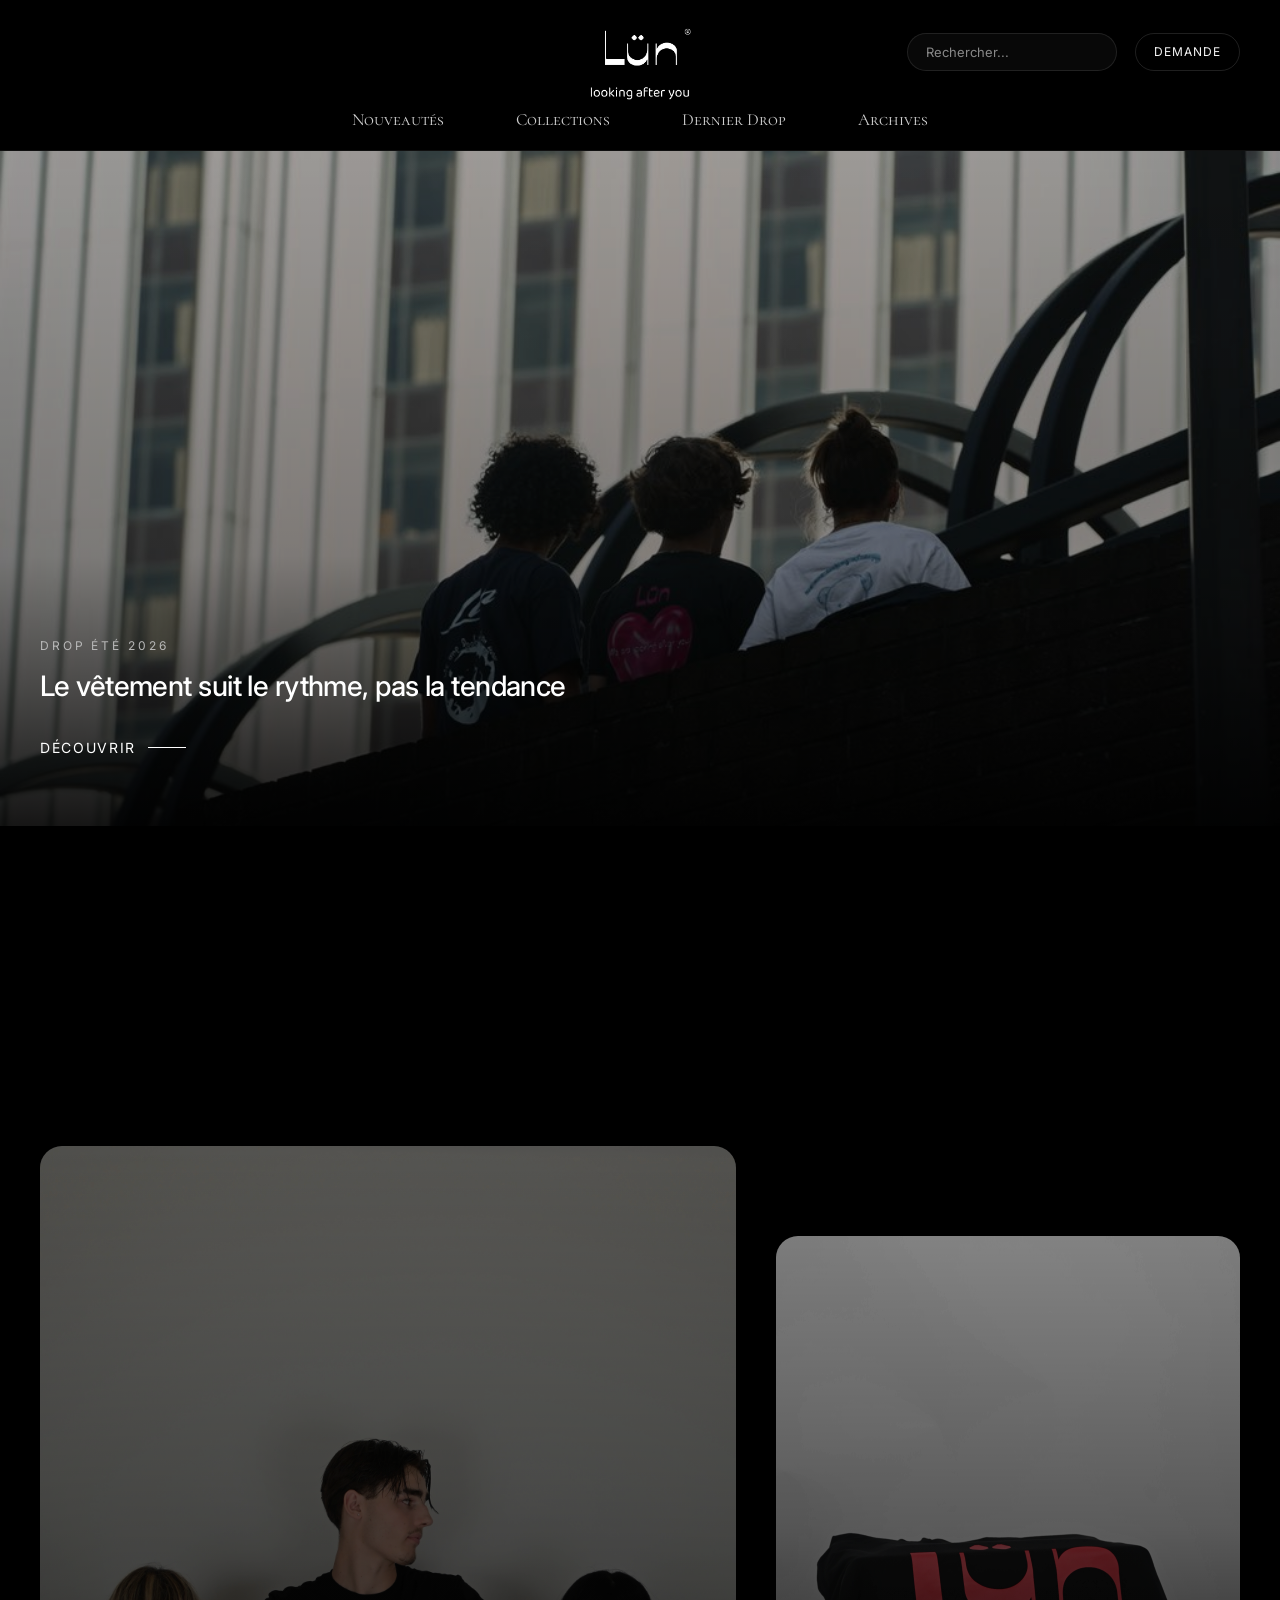
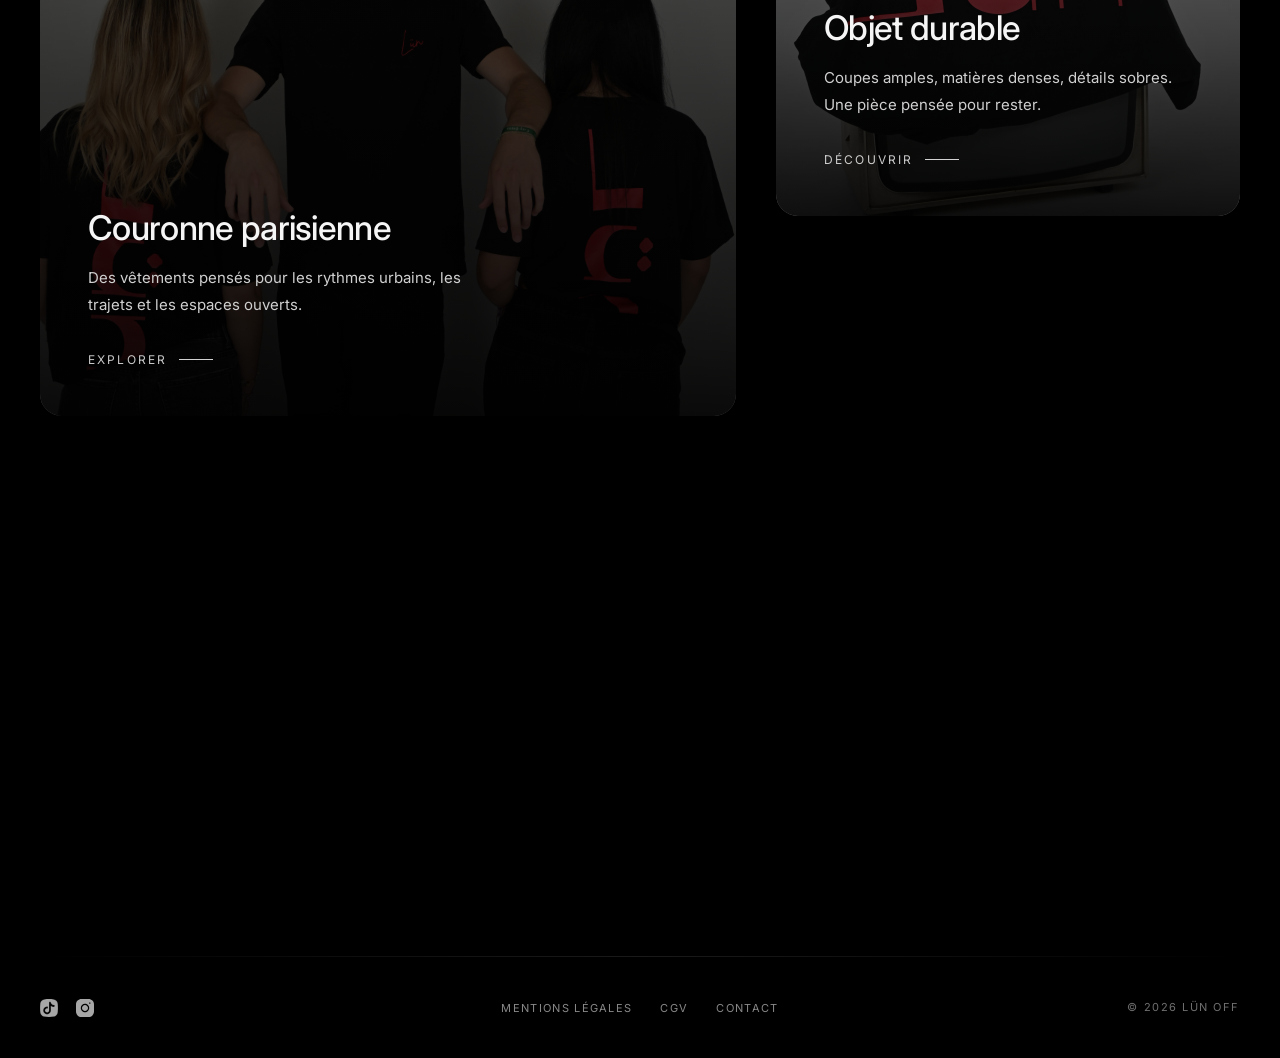
<file: index.html>
<!DOCTYPE html>
<html lang="fr">
<head>
    <meta charset="UTF-8">
    <meta name="viewport" content="width=device-width, initial-scale=1.0">
    <title>LÜN — Summer Drop</title>
    <link rel="preconnect" href="https://fonts.googleapis.com">
    <link rel="preconnect" href="https://fonts.gstatic.com" crossorigin>
    <link href="https://fonts.googleapis.com/css2?family=Cormorant+SC:wght@500;600&family=Inter:wght@300;400;500;600;700;800&display=swap" rel="stylesheet">
    <link rel="stylesheet" href="style2.css">
</head>

<body>
<header class="site-header">
    <div class="header-main">
        <div></div>

        <a href="index.html" class="brand" aria-label="Accueil LÜN">
            <img src="logo.png" alt="LÜN">
        </a>

        <div class="header-tools">
            <div class="search-shell">
                <input type="text" placeholder="Rechercher...">
            </div>
            <a href="panier.html" class="header-order-link">Demande</a>
        </div>
    </div>

    <nav class="nav-links" aria-label="Navigation principale">
        <a href="nouveautes.html">Nouveautés</a>
        <a href="collections.html">Collections</a>
        <a href="ete-2026.html">Dernier Drop</a>
        <a href="archives.html">Archives</a>
    </nav>
</header>

<main>
    <section class="home-hero section">
        <img src="banner.jpg" alt="LÜN Summer Drop en milieu urbain">

        <div class="home-hero-content">
            <p class="eyebrow">Drop été 2026</p>
            <h1>Le vêtement suit le rythme, pas la tendance</h1>
            <a href="nouveautes.html" class="primary-link">Découvrir</a>
        </div>
    </section>

    <section>
        <div class="editorial-grid">
            <article class="editorial-tile">
                <div class="tile-bg">
                    <img src="couronne-parisienne.jpeg" alt="Couronne parisienne">
                </div>
                <div class="tile-content">
                    <h2 class="tile-title">Couronne parisienne</h2>
                    <p class="tile-desc">Des vêtements pensés pour les rythmes urbains, les trajets et les espaces ouverts.</p>
                    <a href="collections.html" class="tile-btn">Explorer</a>
                </div>
            </article>

            <article class="editorial-tile">
                <div class="tile-bg">
                    <img src="objet-durable.JPG" alt="Objet durable">
                </div>
                <div class="tile-content">
                    <h2 class="tile-title">Objet durable</h2>
                    <p class="tile-desc">Coupes amples, matières denses, détails sobres. Une pièce pensée pour rester.</p>
                    <a href="collections.html" class="tile-btn">Découvrir</a>
                </div>
            </article>
        </div>
    </section>
</main>

<footer class="site-footer">
    <div class="footer-socials">
        <a href="https://www.tiktok.com/" target="_blank" rel="noreferrer" aria-label="TikTok LÜN">
            <img src="tiktok bouton.svg" alt="">
        </a>
        <a href="https://www.instagram.com/lunofc01/" target="_blank" rel="noreferrer" aria-label="Instagram LÜN">
            <img src="instagram bouton.svg" alt="">
        </a>
    </div>

    <div class="footer-links">
        <a href="#" data-legal-modal="mentions">Mentions légales</a>
        <a href="#" data-legal-modal="cgv">CGV</a>
        <a href="#" data-legal-modal="contact">Contact</a>
    </div>

    <p class="footer-copy">© 2026 LÜN OFF</p>
</footer>

<script src="script.js"></script>
<script src="legal-modal.js"></script>
</body>
</html>
</file>
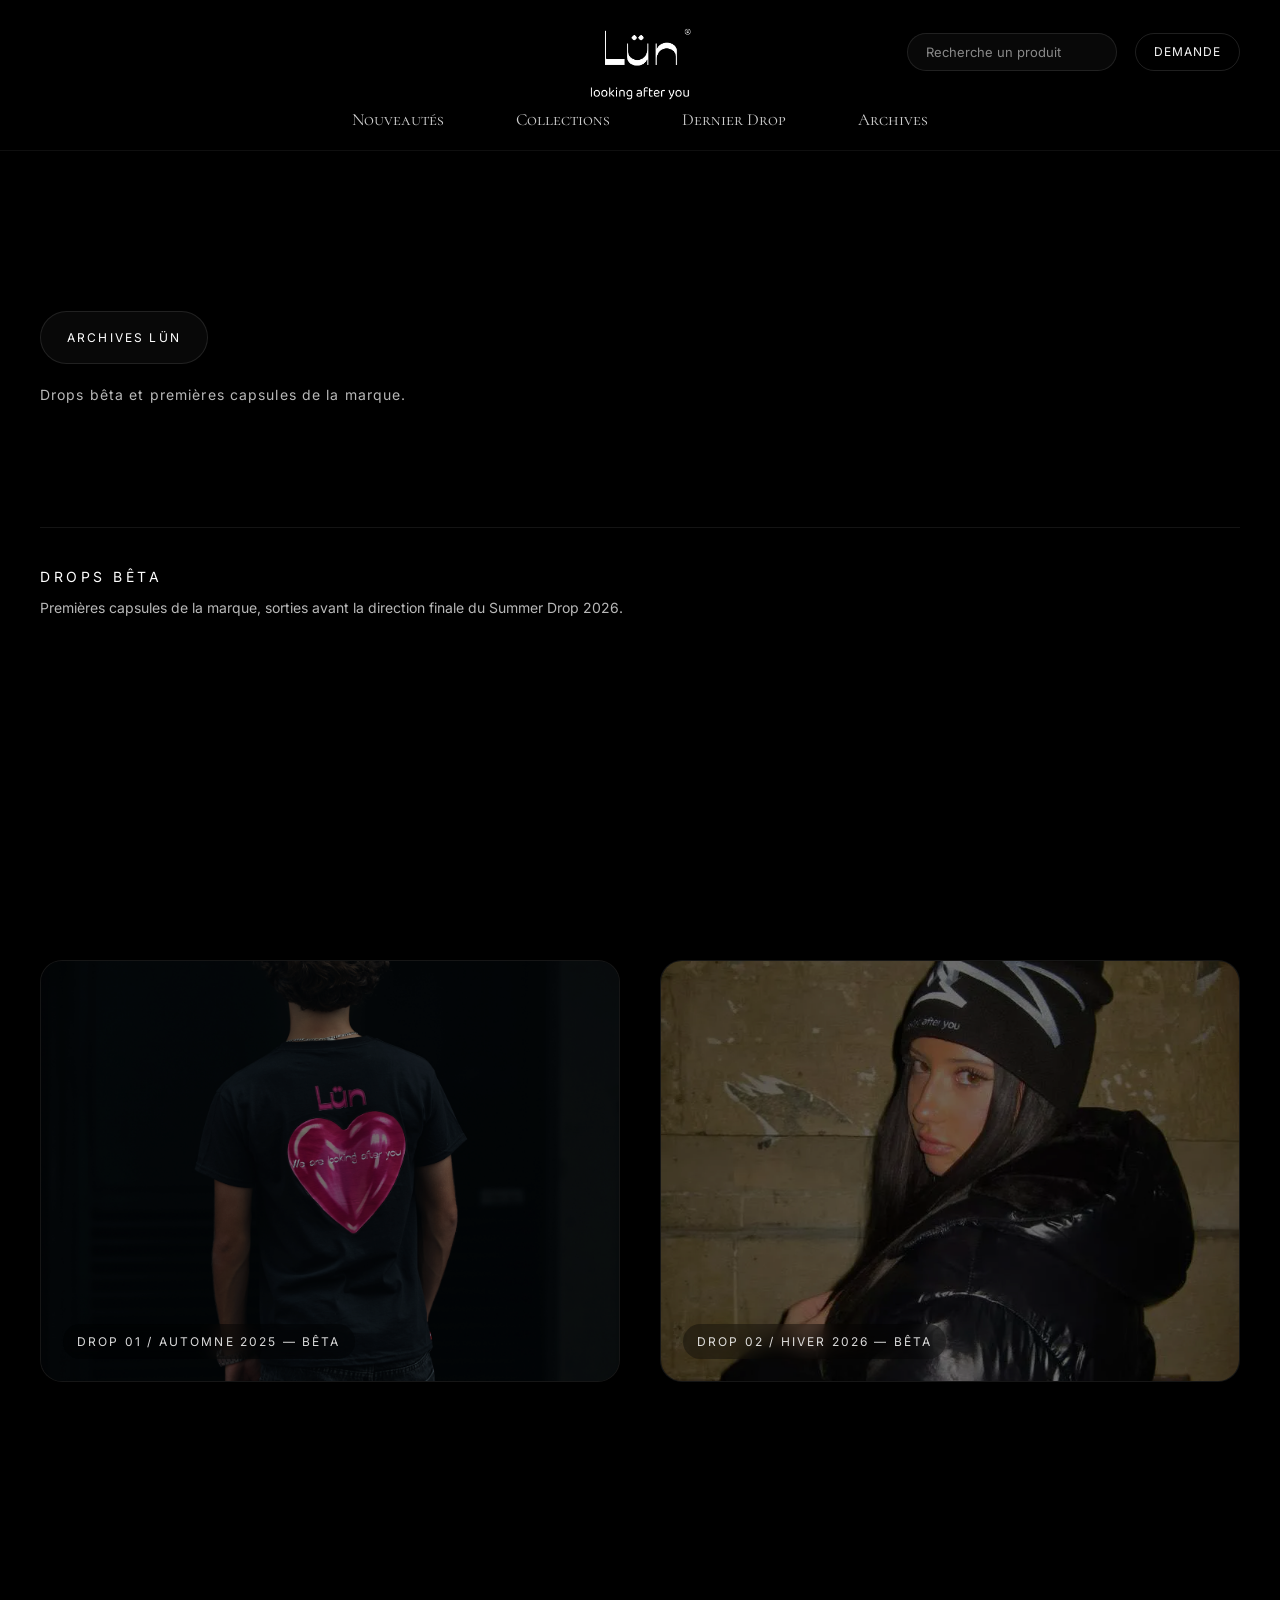
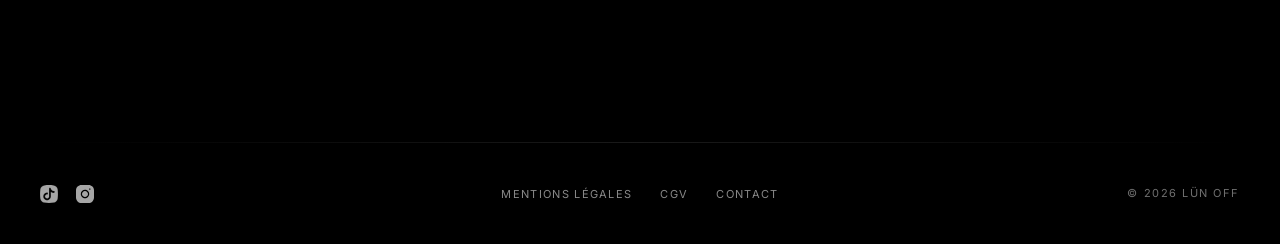
<file: archives.html>
<!DOCTYPE html>
<html lang="fr">
<head>
    <meta charset="UTF-8">
    <meta name="viewport" content="width=device-width, initial-scale=1.0">
    <title>LÜN — Archives</title>
    <link rel="preconnect" href="https://fonts.googleapis.com">
    <link rel="preconnect" href="https://fonts.gstatic.com" crossorigin>
    <link href="https://fonts.googleapis.com/css2?family=Cormorant+SC:wght@500;600&family=Inter:wght@300;400;500;600;700;800&display=swap" rel="stylesheet">
    <link rel="stylesheet" href="style2.css">
</head>
<body>
    <header class="site-header">
        <div class="header-main">
            <div class="header-spacer"></div>
            <a href="index.html" class="brand" aria-label="Accueil LÜN">
                <img src="logo.png" alt="LÜN">
            </a>
            <div class="header-tools">
                <label class="search-shell">
                    <input type="search" class="search-custom" placeholder="Recherche un produit" aria-label="Recherche un produit">
                </label>
                <a href="panier.html" class="header-order-link">Demande</a>
            </div>
        </div>
        <nav class="nav-links" aria-label="Navigation principale">
            <a href="nouveautes.html">Nouveautés</a>
            <a href="collections.html">Collections</a>
            <a href="ete-2026.html">Dernier Drop</a>
            <a href="archives.html">Archives</a>
        </nav>
    </header>

    <main class="archives-page">
        <section class="archive-feature">
            <div class="drop-status-card">
                <span>Archives LÜN</span>
            </div>
            <p>Drops bêta et premières capsules de la marque.</p>
        </section>

        <section class="archive-separator" aria-label="Drops bêta">
            <span>Drops bêta</span>
            <p>Premières capsules de la marque, sorties avant la direction finale du Summer Drop 2026.</p>
        </section>

        <section class="archive-grid">
            <article>
                <img src="drop-automne-2025.jpg" alt="Drop Automne 2025 LÜN">
                <span>Drop 01 / Automne 2025 — bêta</span>
            </article>
            <article>
                <img src="drop-hiver-2026.webp" alt="Drop Hiver 2026 LÜN">
                <span>Drop 02 / Hiver 2026 — bêta</span>
            </article>
        </section>
    </main>

    <footer class="site-footer">
        <div class="footer-socials">
            <a href="https://www.tiktok.com/@lunofc1" target="_blank" rel="noreferrer" aria-label="TikTok LÜN"><img src="tiktok%20bouton.svg" alt=""></a>
            <a href="https://www.instagram.com/lunofc01/" target="_blank" rel="noreferrer" aria-label="Instagram LÜN"><img src="instagram%20bouton.svg" alt=""></a>
        </div>
        <div class="footer-links">
            <a href="#" data-legal-modal="mentions">Mentions légales</a>
            <a href="#" data-legal-modal="cgv">CGV</a>
            <a href="#" data-legal-modal="contact">Contact</a>
        </div>
        <p class="footer-copy">© 2026 LÜN OFF</p>
    </footer>

    <script src="script.js"></script>
    <script src="legal-modal.js"></script>
</body>
</html>
</file>
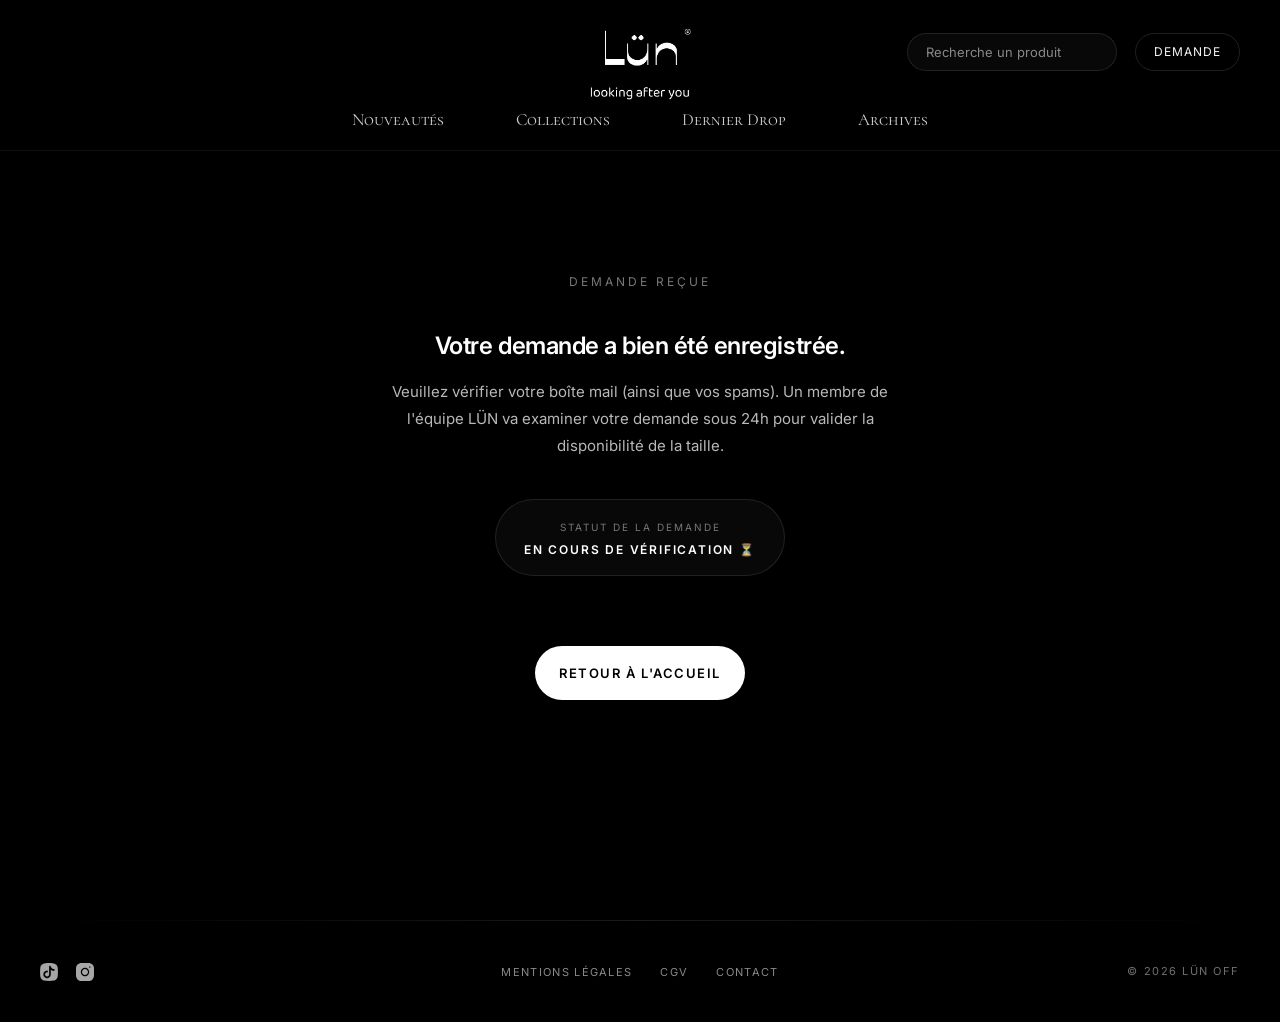
<file: merci.html>
<!DOCTYPE html>
<html lang="fr">
<head>
    <meta charset="UTF-8">
    <meta name="viewport" content="width=device-width, initial-scale=1.0">
    <title>LÜN — Merci</title>
    <link rel="preconnect" href="https://fonts.googleapis.com">
    <link rel="preconnect" href="https://fonts.gstatic.com" crossorigin>
    <link href="https://fonts.googleapis.com/css2?family=Cormorant+SC:wght@500;600&family=Inter:wght@300;400;500;600;700;800&display=swap" rel="stylesheet">
    <link rel="stylesheet" href="style2.css">
</head>
<body>
    <header class="site-header">
        <div class="header-main">
            <div class="header-spacer"></div>
            <a href="index.html" class="brand" aria-label="Accueil LÜN">
                <img src="logo.png" alt="LÜN">
            </a>
            <div class="header-tools">
                <label class="search-shell">
                    <input type="search" class="search-custom" placeholder="Recherche un produit" aria-label="Recherche un produit">
                </label>
                <a href="panier.html" class="header-order-link">Demande</a>
            </div>
        </div>
        <nav class="nav-links" aria-label="Navigation principale">
            <a href="nouveautes.html">Nouveautés</a>
            <a href="nouveautes.html#collection">Collections</a>
            <a href="nouveautes.html">Dernier Drop</a>
            <a href="archives.html">Archives</a>
        </nav>
    </header>

    <main class="drop-page thankyou-wrapper">
        <p class="eyebrow">Demande reçue</p>
        <h1 style="margin: 20px auto; font-size: 24px; max-width: 600px;">Votre demande a bien été enregistrée.</h1>
        
        <p class="product-lead" style="margin: 0 auto 40px auto; max-width: 500px;">
            Veuillez vérifier votre boîte mail (ainsi que vos spams). Un membre de l'équipe LÜN va examiner votre demande sous 24h pour valider la disponibilité de la taille.
        </p>

        <div class="thankyou-status">
    <p>Statut de la demande</p>
    <span>En cours de vérification ⏳</span>
</div>

        <div style="margin-top: 20px;">
            <a href="index.html" class="request-btn">Retour à l'accueil</a>
        </div>
    </main>

    <footer class="site-footer">
        <div class="footer-socials">
            <a href="https://www.tiktok.com/@lunofc1" target="_blank" rel="noreferrer" aria-label="TikTok LÜN"><img src="tiktok%20bouton.svg" alt=""></a>
            <a href="https://www.instagram.com/lunofc01/" target="_blank" rel="noreferrer" aria-label="Instagram LÜN"><img src="instagram%20bouton.svg" alt=""></a>
        </div>
        <div class="footer-links">
            <a href="panier.html#infos">Mentions légales</a>
            <a href="panier.html#infos">CGV</a>
            <a href="panier.html#contact">Contact</a>
        </div>
        <p class="footer-copy">© 2026 LÜN OFF</p>
    </footer>
</body>
</html>
</file>
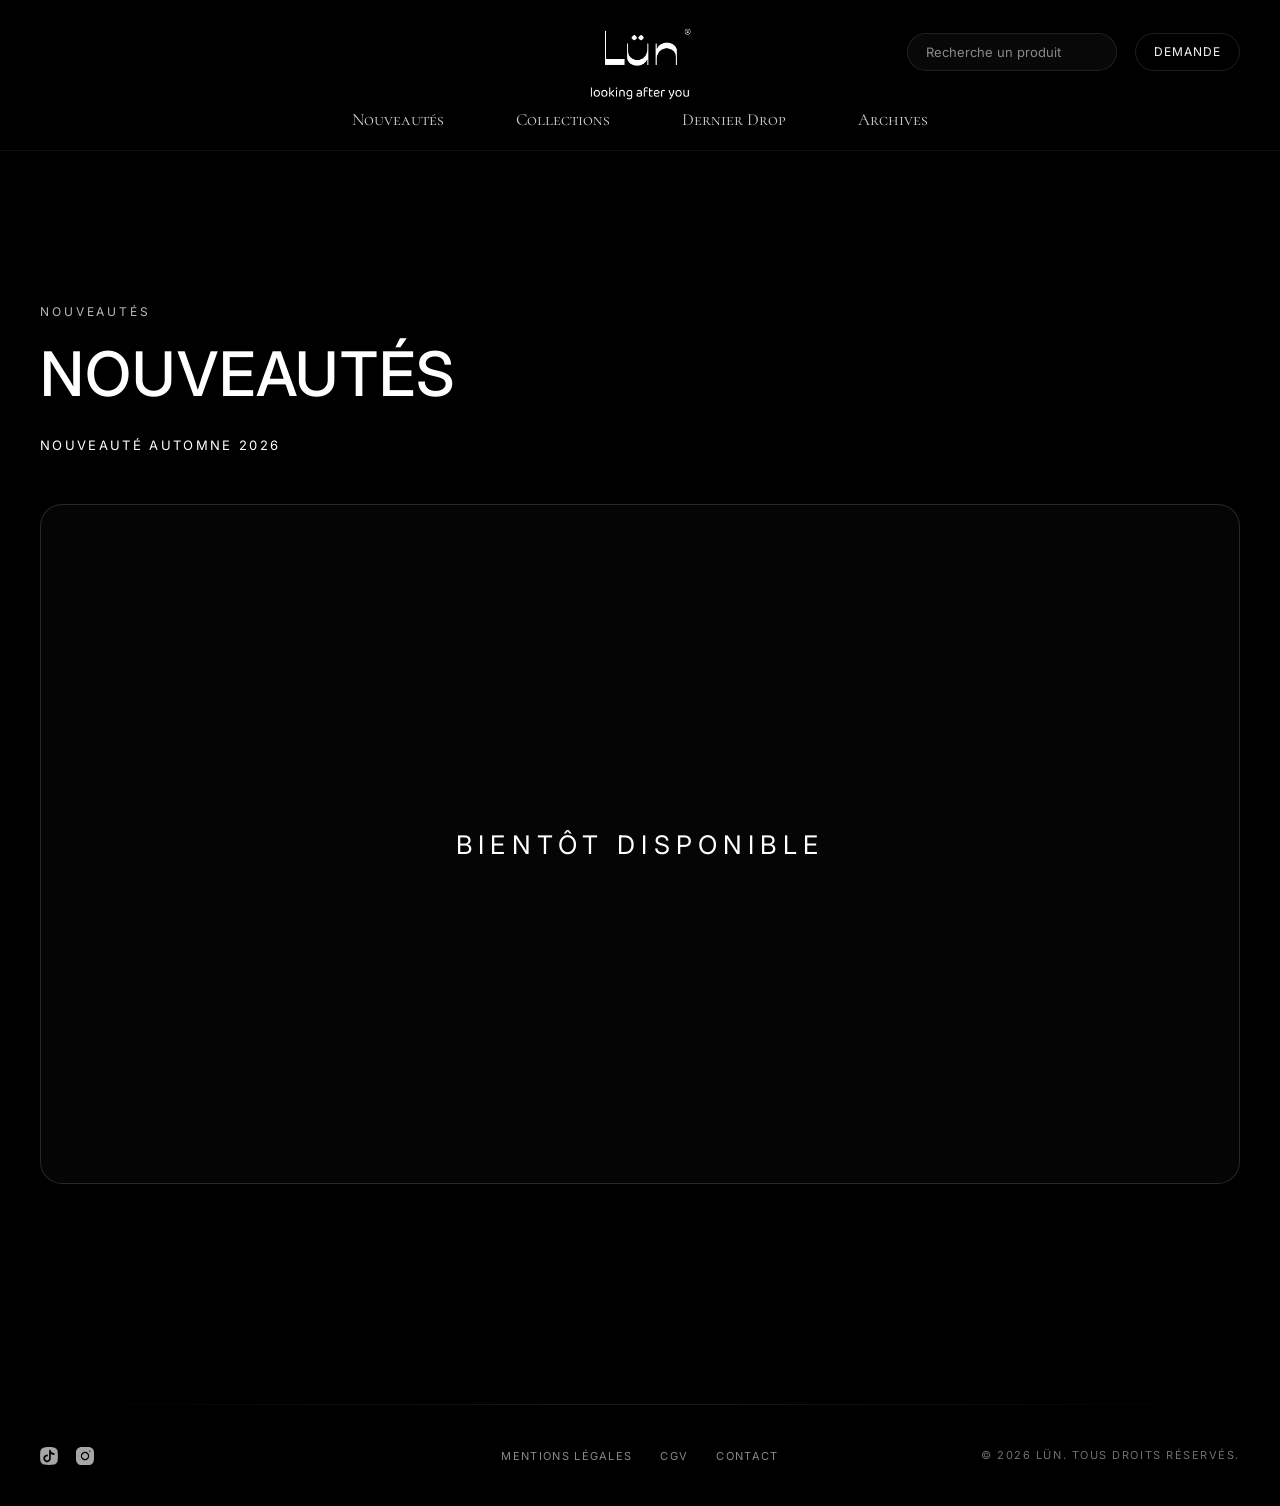
<file: nouveautes.html>
<!DOCTYPE html>
<html lang="fr">
<head>
    <meta charset="UTF-8">
    <meta name="viewport" content="width=device-width, initial-scale=1.0">
    <title>LÜN — Nouveautés</title>
    <link rel="preconnect" href="https://fonts.googleapis.com">
    <link rel="preconnect" href="https://fonts.gstatic.com" crossorigin>
    <link href="https://fonts.googleapis.com/css2?family=Cormorant+SC:wght@500;600&family=Inter:wght@300;400;500;600;700;800&display=swap" rel="stylesheet">
    <link rel="stylesheet" href="style2.css">
</head>
<body>
    <header class="site-header">
        <div class="header-main">
            <div class="header-spacer"></div>
            <a href="index.html" class="brand" aria-label="Accueil LÜN">
                <img src="logo.png" alt="LÜN">
            </a>
            <div class="header-tools">
                <label class="search-shell">
                    <input type="search" class="search-custom" placeholder="Recherche un produit" aria-label="Recherche un produit">
                </label>
                <a href="panier.html" class="header-order-link">Demande</a>
            </div>
        </div>
        <nav class="nav-links" aria-label="Navigation principale">
            <a href="nouveautes.html">Nouveautés</a>
            <a href="collections.html">Collections</a>
            <a href="ete-2026.html">Dernier Drop</a>
            <a href="archives.html">Archives</a>
        </nav>
    </header>

    <main class="drop-page news-page">
        <section class="drop-intro news-intro">
            <p class="eyebrow">Nouveautés</p>
            <h1>NOUVEAUTÉS</h1>
            <p>NOUVEAUTÉ AUTOMNE 2026</p>
        </section>

        <section class="coming-soon-frame" aria-label="Nouveauté Automne 2026">
            <span>BIENTÔT DISPONIBLE</span>
        </section>
    </main>

    <footer class="site-footer">
        <div class="footer-socials">
            <a href="https://www.tiktok.com/@lunofc1" target="_blank" rel="noreferrer" aria-label="TikTok LÜN"><img src="tiktok%20bouton.svg" alt=""></a>
            <a href="https://www.instagram.com/lunofc01/" target="_blank" rel="noreferrer" aria-label="Instagram LÜN"><img src="instagram%20bouton.svg" alt=""></a>
        </div>
        <div class="footer-links">
            <a href="#" data-legal-modal="mentions">Mentions légales</a>
            <a href="#" data-legal-modal="cgv">CGV</a>
            <a href="#" data-legal-modal="contact">Contact</a>
        </div>
        <p class="footer-copy">© 2026 LÜN. Tous droits réservés.</p>
    </footer>

    <script src="script.js"></script>
    <script src="legal-modal.js"></script>
</body>
</html>
</file>
<file: style2.css>
/* ==========================================================
   LÜN DESIGN SYSTEM & RESETS
   Version 2.1 (Cleaned & Optimized)
========================================================== */

:root {
    /* Typography Scale */
    --fs-xs: .75rem;
    --fs-sm: .875rem;
    --fs-md: 1rem;
    --fs-lg: 1.125rem;
    --fs-xl: 1.5rem;
    --fs-2xl: 2.2rem;
    --fs-3xl: 3.4rem;
    --fs-4xl: 4.8rem;

    /* Spacing */
    --space-1: 4px;
    --space-2: 8px;
    --space-3: 12px;
    --space-4: 16px;
    --space-5: 24px;
    --space-6: 32px;
    --space-7: 48px;
    --space-8: 64px;
    --space-9: 96px;
    --space-10: 140px;
    --space-11: 200px;

    --space-xs: 8px;
    --space-sm: 16px;
    --space-md: 32px;
    --space-lg: 64px;
    --space-xl: 120px;
    --space-2xl: 180px;

    /* Brand Colors */
    --bg: #000;
    --surface: #0b0b0b;
    --white: #fff;
    --text: #f5f5f5;
    --text-soft: #b8b8b8;
    --border: rgba(255, 255, 255, .12);
    --border-hover: rgba(255, 255, 255, .28);

    /* Layout & Effects */
    --container: 1320px;
    --shadow-sm: 0 10px 25px rgba(0, 0, 0, .20);
    --shadow-md: 0 20px 45px rgba(0, 0, 0, .35);
    --shadow-lg: 0 40px 80px rgba(0, 0, 0, .50);
    
    --radius-sm: 8px;
    --radius-md: 18px;
    --radius-lg: 28px;
    --radius-full: 999px;

    /* Smooth Micro-interactions */
    --ease: cubic-bezier(.22, .61, .36, 1);
    --speed-fast: .25s;
    --speed: .45s;
    --speed-slow: .8s;
    --transition: .35s cubic-bezier(.22, .61, .36, 1);
}

/* Global Reset */
*, *::before, *::after {
    margin: 0;
    padding: 0;
    box-sizing: border-box;
}

html {
    scroll-behavior: smooth;
}

body {
    background: var(--bg);
    color: var(--text);
    font-family: "Inter", sans-serif;
    overflow-x: hidden;
    text-rendering: optimizeLegibility;
    -webkit-font-smoothing: antialiased;
    cursor: default;
}

/* Typography Base */
h1, h2, h3, h4 {
    font-weight: 500;
    line-height: 1.05;
    letter-spacing: -.03em;
}

h1 {
    font-size: clamp(42px, 5vw, 82px);
    font-weight: 600;
    letter-spacing: -.04em;
}

h2 {
    font-size: 32px;
}

p {
    font-size: var(--fs-md);
    line-height: 1.8;
    color: var(--text-soft);
    max-width: 70ch;
}

img {
    display: block;
    width: 100%;
    height: auto;
    transition: transform var(--speed-slow) var(--ease), filter var(--speed) ease, opacity .4s ease;
}

a {
    text-decoration: none;
    color: inherit;
    transition: color .25s ease, opacity .25s ease;
}

button, input, textarea {
    font: inherit;
    color: inherit;
    background: transparent;
    border: none;
    outline: none;
    transition: border-color .3s, background .3s, transform .25s, color .25s;
}

button {
    cursor: pointer;
}

button:active {
    transform: scale(.97);
}

input:focus, textarea:focus {
    border-color: var(--white);
}

::selection {
    background: var(--white);
    color: #000;
}

/* Scrollbar Customization */
::-webkit-scrollbar { width: 10px; }
::-webkit-scrollbar-track { background: #050505; }
::-webkit-scrollbar-thumb { background: #2b2b2b; border-radius: 999px; }
::-webkit-scrollbar-thumb:hover { background: #555; }

/* Structural Components */
.container {
    width: min(var(--container), calc(100% - 80px));
    margin-inline: auto;
}

section, .section {
    position: relative;
    padding-block: 140px;
}
.section-sm { padding-block: 80px; }
.section-lg { padding-block: 220px; }

.grid { display: grid; gap: 40px; }
.grid-2 { grid-template-columns: repeat(2, 1fr); }
.grid-3 { grid-template-columns: repeat(3, 1fr); }
.grid-4 { grid-template-columns: repeat(4, 1fr); }

.divider {
    width: 100%;
    height: 1px;
    background: rgba(255, 255, 255, .08);
}

/* ==========================================================
   HEADER FIXED
========================================================== */
.site-header {
    position: sticky;
    top: 0;
    z-index: 1000;
    backdrop-filter: blur(18px);
    -webkit-backdrop-filter: blur(18px);
    background: rgba(0,0,0,.82);
    border-bottom: 1px solid rgba(255,255,255,.06);
    transition: all .35s ease;
}

.site-header.scrolled {
    background: rgba(0,0,0,.94);
    border-bottom: 1px solid rgba(255,255,255,.10);
}

.header-main {
    width: min(var(--container), calc(100% - 80px));
    margin: auto;
    height: 88px;
    display: grid;
    grid-template-columns: 1fr auto 1fr;
    align-items: center;
}

.brand {
    grid-column: 2;
    display: flex;
    justify-content: center;
    align-items: center;
}

.brand img {
    width: 102px;
    transition: transform .4s ease;
}

.brand:hover img {
    transform: scale(1.03);
}

.header-tools {
    grid-column: 3;
    display: flex;
    justify-content: flex-end;
    align-items: center; /* Aligne la recherche et le bouton parfaitement sur la même ligne horizontale */
    gap: 18px;
}
.search-shell {
    width: 210px;
    height: 38px;
    display: flex;
    align-items: center;
    padding: 0 18px;
    border-radius: 999px;
    border: 1px solid rgba(255, 255, 255, .10);
    background: rgba(255, 255, 255, .03);
    transition: var(--transition);
}
.search-shell:hover { border-color: rgba(255, 255, 255, .22); }
.search-shell input { font-size: 13px; width: 100%; }
.search-shell input::placeholder { color: #888; }

.header-order-link {
    height: 38px;
    padding: 0 18px;
    display: flex;
    align-items: center;
    border-radius: 999px;
    border: 1px solid rgba(255, 255, 255, .12);
    font-size: 12px;
    letter-spacing: .08em;
    text-transform: uppercase;
    transition: var(--transition);
}
.header-order-link:hover {
    background: var(--white);
    color: #000;
}

.nav-links {
    width: min(var(--container), calc(100% - 80px));
    margin: auto;
    height: 62px;
    display: flex;
    justify-content: center;
    align-items: center;
    gap: 72px;
}
.nav-links a {
    position: relative;
    font-family: "Cormorant SC", serif;
    font-size: 17px;
    color: #cfcfcf;
}
.nav-links a:hover { color: var(--white); }
.nav-links a::after {
    content: "";
    position: absolute;
    left: 0;
    bottom: -8px;
    width: 0;
    height: 1px;
    background: var(--white);
    transition: .35s var(--ease);
}
.nav-links a:hover::after { width: 100%; }

/* ==========================================================
   HERO FIXED & TYPOGRAPHY CALIBRATION
========================================================== */
.home-hero {
    position: relative;
    width: 100%;
    height: 75vh;             /* Hauteur premium stable */
    min-height: 580px;        /* Évite d'étirer la photo vers le bas */
    overflow: hidden;
    background: #000;
}

.home-hero img {
    position: absolute;
    inset: 0;
    width: 100%;
    height: 100%;
    object-fit: cover;
    object-position: center 35%; /* Recadre l'image élégamment */
    filter: brightness(.65);     /* Donne du piqué et de la clarté à la photo */
    z-index: 1;                  /* Reste au fond */
    transition: transform 8s var(--ease);
}

.home-hero:hover img {
    transform: scale(1.02);      /* Micro-zoom élégant */
}

.home-hero::after {
    content: "";
    position: absolute;
    inset: 0;
    /* Dégradé chirurgical : transparent en haut, sombre uniquement sur le bas */
    background: linear-gradient(
        to top,
        rgba(0, 0, 0, 0.85) 0%,
        rgba(0, 0, 0, 0.20) 40%,
        transparent 100%
    );
    z-index: 2;                  /* Passe au-dessus de l'image, sous le texte */
}

.home-hero-content {
    position: absolute;
    bottom: 0;
    left: 50%;
    transform: translateX(-50%);
    z-index: 3;                  /* Force le texte à passer AU-DESSUS du voile noir */
    width: min(var(--container), calc(100% - 80px));
    padding-bottom: 70px;        /* Aligné au pixel près */
    display: flex;
    flex-direction: column;
    align-items: flex-start;
}

.eyebrow {
    font-size: var(--fs-xs);
    text-transform: uppercase;
    letter-spacing: .24em;
    color: var(--text-soft);
    margin-bottom: 12px;
}

.home-hero h1 {
    max-width: 900px;
    font-size: clamp(20px, 2.2vw, 34px);
    font-weight: 500;
    line-height: 1.3;
    letter-spacing: -.02em;
    color: var(--white);
    margin-bottom: 34px;
}

.primary-link {
    display: inline-flex;
    align-items: center;
    gap: 12px;
    font-size: var(--fs-sm);
    letter-spacing: .12em;
    text-transform: uppercase;
    color: var(--white);
}

.primary-link::after {
    content: "";
    width: 38px;
    height: 1px;
    background: var(--white);
    transition: width .4s var(--ease);
}

.primary-link:hover::after {
    width: 64px;
}
/* ==========================================================
   EDITORIAL GRID
========================================================== */
.editorial-grid {
    width: min(var(--container), calc(100% - 80px));
    margin: 180px auto;
    display: grid;
    grid-template-columns: 1.2fr .8fr;
    gap: 40px;
    align-items: start;
}
.editorial-grid article:nth-child(2) {
    margin-top: 90px;
}

.editorial-tile {
    position: relative;
    aspect-ratio: 4/5;
    overflow: hidden;
    border-radius: 22px;
    background: #090909;
    box-shadow: 0 0 0 rgba(255,255,255,0);
    transition: transform .6s var(--ease), box-shadow .6s var(--ease);
}
.editorial-tile:hover {
    transform: translateY(-6px);
    box-shadow: 0 30px 60px rgba(0,0,0,.45);
}

.tile-bg {
    position: absolute;
    inset: 0;
}
.tile-bg img {
    filter: brightness(.60);
    transition: transform 1.4s var(--ease), filter .6s var(--ease);
}
.editorial-tile:hover .tile-bg img {
    transform: scale(1.04);
    filter: brightness(.72);
}
.editorial-tile::before {
    content: "";
    position: absolute;
    inset: 0;
    background: linear-gradient(to top, rgba(0,0,0,.88), rgba(0,0,0,.30), transparent);
    z-index: 1;
}

.tile-content {
    position: absolute;
    inset: auto 0 0 0;
    z-index: 2;
    padding: 48px;
}
.tile-title {
    font-size: 34px;
    font-weight: 500;
    line-height: 1.1;
    margin-bottom: 18px;
    letter-spacing: -.02em;
}
.tile-desc {
    max-width: 420px;
    color: #d0d0d0;
    font-size: 15px;
}
.tile-btn {
    display: inline-flex;
    align-items: center;
    gap: 12px;
    margin-top: 34px;
    font-size: 12px;
    text-transform: uppercase;
    letter-spacing: .18em;
    opacity: .82;
}
.tile-btn::after {
    content: "";
    width: 34px;
    height: 1px;
    background: var(--white);
    transition: .35s var(--ease);
}
.tile-btn:hover { opacity: 1; }
.tile-btn:hover::after { width: 58px; }

/* ==========================================================
   PRODUCT LAYOUT & COMPONENTS
========================================================== */
.product-feature {
    width: min(var(--container), calc(100% - 80px));
    margin: 180px auto;
    display: grid;
    grid-template-columns: 1.2fr .8fr;
    gap: 100px;
    align-items: start;
}
.product-media {
    position: sticky;
    top: 140px;
}
.product-image-stage {
    width: 100%;
    aspect-ratio: 4/5;
    background: #080808;
    overflow: hidden;
    border-radius: 24px;
}
.product-img {
    object-fit: cover;
    transition: transform 1s var(--ease);
}
.product-image-stage:hover .product-img {
    transform: scale(1.03);
}

.product-panel {
    display: flex;
    flex-direction: column;
    gap: 30px;
}
.product-panel h2 {
    font-size: 44px;
    letter-spacing: -.03em;
}
.product-lead {
    font-size: 16px;
    color: #bdbdbd;
    line-height: 1.9;
}
.product-price {
    font-size: 28px;
    font-weight: 600;
}
.product-specs {
    display: flex;
    flex-direction: column;
    gap: 14px;
    color: #8d8d8d;
    font-size: 13px;
}
.product-specs div {
    display: flex;
    justify-content: space-between;
    padding: 14px 0;
    border-bottom: 1px solid rgba(255, 255, 255, .08);
}

.sizes-box {
    display: flex;
    flex-wrap: wrap;
    gap: 14px;
}
.size-btn {
    width: 52px;
    height: 52px;
    border-radius: var(--radius-full);
    border: 1px solid rgba(255,255,255,.15);
}
.size-btn:hover { border-color: var(--white); }
.size-btn.is-selected { background: var(--white); color: #000; }
.size-btn.out-of-stock { opacity: .25; cursor: not-allowed; }

.request-btn {
    width: 100%;
    height: 58px;
    border-radius: var(--radius-full);
    background: var(--white);
    color: #000;
    font-size: 13px;
    font-weight: 600;
    text-transform: uppercase;
    letter-spacing: .12em;
}
.request-btn:hover { background: #d9d9d9; }

/* Buttons & Badges Common */
.btn, .button {
    display: inline-flex;
    align-items: center;
    justify-content: center;
    gap: 12px;
    padding: 15px 26px;
    border-radius: var(--radius-full);
    background: var(--white);
    color: #000;
    font-size: 12px;
    text-transform: uppercase;
    letter-spacing: .15em;
    transition: var(--transition);
}
.btn:hover, .button:hover { transform: translateY(-2px); }

.btn-dark {
    background: transparent;
    color: var(--white);
    border: 1px solid rgba(255,255,255,.12);
}
.btn-dark:hover { background: var(--white); color: #000; }

.btn-text {
    display: inline-flex;
    align-items: center;
    gap: 12px;
    font-size: 12px;
    text-transform: uppercase;
    letter-spacing: .15em;
}
.btn-text::after {
    content: "";
    width: 40px;
    height: 1px;
    background: var(--white);
    transition: .35s var(--ease);
}
.btn-text:hover::after { width: 70px; }

.badge {
    display: inline-flex;
    align-items: center;
    padding: 8px 16px;
    border-radius: var(--radius-full);
    background: #111;
    border: 1px solid rgba(255,255,255,.08);
    font-size: 11px;
    text-transform: uppercase;
    letter-spacing: .12em;
}

.card {
    background: #090909;
    border-radius: 22px;
    overflow: hidden;
    border: 1px solid rgba(255,255,255,.05);
    transition: transform .5s var(--ease), box-shadow .5s var(--ease), border-color .25s;
}
.card:hover {
    border-color: rgba(255,255,255,.10);
    transform: translateY(-6px);
    box-shadow: 0 30px 70px rgba(0,0,0,.45);
}

/* ==========================================================
   FOOTER
========================================================== */
.site-footer {
    position: relative;
    width: min(var(--container), calc(100% - 80px));
    margin: 220px auto 40px;
    padding-top: 42px;
    display: grid;
    grid-template-columns: 1fr auto 1fr;
    align-items: center;
    gap: 30px;
}
.site-footer::before {
    content: "";
    position: absolute;
    top: 0;
    left: 0;
    width: 100%;
    height: 1px;
    background: linear-gradient(90deg, transparent, rgba(255,255,255,.10), transparent);
}

.footer-socials { display: flex; align-items: center; gap: 18px; }
.footer-socials a { opacity: .65; transition: var(--transition); }
.footer-socials img { width: 18px; height: 18px; }

.footer-links { display: flex; align-items: center; gap: 28px; }
.footer-links a {
    position: relative;
    font-size: 11px;
    letter-spacing: .12em;
    text-transform: uppercase;
    color: #888;
}
.footer-links a:hover { color: var(--white); }
.footer-links a::after {
    content: "";
    position: absolute;
    left: 0;
    bottom: -6px;
    width: 0;
    height: 1px;
    background: var(--white);
    transition: .3s;
}
.footer-links a:hover::after { width: 100%; }

.footer-copy {
    justify-self: end;
    font-size: 11px;
    letter-spacing: .14em;
    text-transform: uppercase;
    color: #6f6f6f;
}

/* ==========================================================
   LEGAL MODAL
========================================================== */
body.legal-modal-open {
    overflow: hidden;
}

.legal-overlay {
    position: fixed;
    inset: 0;
    z-index: 3000;
    display: grid;
    place-items: center;
    padding: 28px;
    background: rgba(0,0,0,.46);
    backdrop-filter: blur(16px) brightness(.50);
    -webkit-backdrop-filter: blur(16px) brightness(.50);
}

.legal-overlay[hidden] {
    display: none;
}

.legal-dialog {
    position: relative;
    width: min(720px, 100%);
    max-height: min(720px, calc(100vh - 56px));
    padding: 42px;
    overflow: hidden;
    border-radius: 24px;
    border: 1px solid rgba(255,255,255,.14);
    background: rgba(0,0,0,.92);
    box-shadow: 0 40px 100px rgba(0,0,0,.72);
}

.legal-dialog:focus {
    outline: none;
}

.legal-close {
    position: absolute;
    top: 18px;
    right: 18px;
    width: 38px;
    height: 38px;
    display: grid;
    place-items: center;
    border-radius: var(--radius-full);
    border: 1px solid rgba(255,255,255,.13);
    color: var(--white);
    font-size: 24px;
    line-height: 1;
}

.legal-close:hover {
    background: var(--white);
    color: #000;
}

.legal-dialog h2 {
    margin-bottom: 24px;
    padding-right: 44px;
    font-size: clamp(26px, 4vw, 40px);
}

.legal-scroll {
    max-height: calc(min(720px, 100vh - 56px) - 170px);
    overflow-y: auto;
    padding-right: 18px;
}

.legal-scroll section + section {
    margin-top: 28px;
    padding-top: 24px;
    border-top: 1px solid rgba(255,255,255,.08);
}

.legal-scroll h3 {
    margin-bottom: 10px;
    color: var(--white);
    font-size: 14px;
    letter-spacing: .14em;
    text-transform: uppercase;
}

.legal-scroll p {
    color: #bdbdbd;
    font-size: 14px;
    line-height: 1.8;
}

.legal-scroll p + p {
    margin-top: 10px;
}

/* ==========================================================
   PREPARATION FOR PREMIUM SCROLL ANIMATIONS
========================================================== */
.reveal {
    opacity: 0;
    transform: translateY(40px);
    transition: opacity .8s var(--ease), transform .8s var(--ease);
}
.reveal.active {
    opacity: 1;
    transform: translateY(0);
}

.reveal-text {
    clip-path: polygon(0 0, 100% 0, 100% 0, 0 0);
    transform: translateY(100%);
    transition: transform 1.2s var(--ease), clip-path 1.2s var(--ease);
}
.reveal-text.active {
    clip-path: polygon(0 0, 100% 0, 100% 100%, 0 100%);
    transform: translateY(0);
}

/* Responsive */
@media(max-width: 900px) {
    .editorial-grid, .product-feature { grid-template-columns: 1fr; gap: 60px; }
    .editorial-grid article:nth-child(2) { margin-top: 0; }
    .product-media { position: relative; top: auto; }
    .site-footer { grid-template-columns: 1fr; justify-items: center; gap: 24px; text-align: center; }
    .footer-copy { justify-self: center; }
}
/* ==========================================================
   PAGES NOUVEAUTÉS / DROP SPECIFIC STYLES
========================================================== */

/* Structure Générale du Drop */
.drop-page {
    width: min(var(--container), calc(100% - 80px));
    margin: 80px auto 0;
}

/* Section d'introduction */
.drop-intro {
    max-width: 800px;
    padding-block: 60px 40px;
}

.drop-intro h1 {
    font-size: clamp(32px, 4vw, 54px);
    font-weight: 500;
    line-height: 1.2;
    color: var(--white);
    margin-top: 14px;
    margin-bottom: 24px;
    letter-spacing: -.02em;
}

.drop-intro p:not(.eyebrow) {
    font-size: var(--fs-md);
    color: var(--text-soft);
    line-height: 1.7;
}

.news-page,
.collections-page,
.product-page {
    min-height: 60vh;
}

.news-intro,
.collections-intro {
    padding-block: 70px 48px;
}

.news-intro h1,
.collections-intro h1,
.collection-product-heading h1 {
    font-size: clamp(34px, 4.8vw, 64px);
    letter-spacing: .02em;
}

.news-intro p:not(.eyebrow) {
    margin-top: 22px;
    color: var(--white);
    font-size: 13px;
    letter-spacing: .18em;
    text-transform: uppercase;
}

.coming-soon-frame {
    min-height: clamp(420px, 54vw, 680px);
    display: grid;
    place-items: center;
    padding: 48px;
    border: 1px solid rgba(255,255,255,.14);
    border-radius: 22px;
    background: #050505;
}

.coming-soon-frame span {
    color: var(--white);
    font-size: clamp(18px, 2vw, 28px);
    letter-spacing: .24em;
    text-align: center;
    text-transform: uppercase;
}

/* Badge Statut d'attente / Bientôt disponible */
.drop-status {
    margin-bottom: 100px;
    display: flex;
    flex-direction: column;
    gap: 14px;
}

.drop-status-card {
    background: var(--surface);
    border: 1px solid var(--border);
    border-radius: var(--radius-md);
    padding: 24px;
    display: inline-flex;
    width: max-content;
    max-width: 100%;
}

.drop-status-card span {
    font-family: "Inter", sans-serif;
    font-size: 13px;
    text-transform: uppercase;
    letter-spacing: .15em;
    color: var(--white);
}

.drop-status p {
    font-size: var(--fs-xs);
    text-transform: uppercase;
    letter-spacing: .08em;
    color: #6f6f6f;
}

/* ==========================================================
   COLLECTIONS PAGE
========================================================== */
.collection-overview {
    padding-block: 70px 90px;
    border-top: 1px solid rgba(255,255,255,.08);
}

.collection-overview h2,
.collection-product-heading h2 {
    font-size: clamp(30px, 4vw, 52px);
    color: var(--white);
    margin-bottom: 34px;
}

.collection-grid {
    display: grid;
    grid-template-columns: repeat(2, 1fr);
    gap: 40px;
}

.collection-card {
    position: relative;
    min-height: 460px;
    overflow: hidden;
    border-radius: 22px;
    border: 1px solid rgba(255,255,255,.07);
    background: #0a0a0a;
    transition: transform .6s var(--ease), border-color .4s ease, box-shadow .6s ease;
}

.collection-card::before {
    content: "";
    position: absolute;
    inset: 0;
    z-index: 1;
    background: linear-gradient(to top, rgba(0,0,0,.90), rgba(0,0,0,.28), rgba(0,0,0,.12));
}

.collection-card img {
    width: 100%;
    height: 100%;
    min-height: 460px;
    object-fit: cover;
    filter: brightness(.68);
}

.collection-card:hover {
    transform: translateY(-8px);
    border-color: rgba(255,255,255,.16);
    box-shadow: 0 35px 80px rgba(0,0,0,.55);
}

.collection-card:hover img {
    transform: scale(1.05);
    filter: brightness(.82);
}

.collection-card > span {
    position: absolute;
    z-index: 2;
    top: 22px;
    left: 22px;
    padding: 10px 14px;
    border-radius: var(--radius-full);
    background: rgba(0,0,0,.42);
    border: 1px solid rgba(255,255,255,.10);
    backdrop-filter: blur(10px);
    -webkit-backdrop-filter: blur(10px);
    color: rgba(255,255,255,.88);
    font-size: 12px;
    letter-spacing: .16em;
    text-transform: uppercase;
}

.collection-card > div:not(.collection-placeholder) {
    position: absolute;
    z-index: 2;
    left: 28px;
    right: 28px;
    bottom: 28px;
}

.collection-card p {
    max-width: none;
    color: var(--white);
    font-size: 24px;
    line-height: 1.25;
}

.collection-card small {
    display: block;
    margin-top: 10px;
    color: #bdbdbd;
    font-size: 12px;
    letter-spacing: .14em;
    text-transform: uppercase;
}

.collection-card.is-soon {
    cursor: default;
}

.collection-card.is-soon img {
    filter: grayscale(.35) brightness(.46);
}

.collection-card.is-soon:hover {
    transform: none;
}

.collection-card-empty {
    border-color: rgba(255,255,255,.16);
}

.collection-placeholder {
    position: absolute;
    inset: 0;
    background:
        linear-gradient(to top, rgba(0,0,0,.94), rgba(0,0,0,.72), rgba(0,0,0,.92)),
        #050505;
}

.collection-note {
    padding: 0 0 40px;
    border-top: 1px solid rgba(255,255,255,.08);
}

.collection-note p {
    padding-top: 28px;
    font-size: 13px;
    letter-spacing: .14em;
    text-transform: uppercase;
}

.collection-product {
    padding-block: 40px 30px;
    scroll-margin-top: 170px;
}

.collection-product-heading h1 {
    max-width: 900px;
}

.collection-product .product-feature {
    width: 100%;
    margin: 50px 0 0;
    display: grid;
    grid-template-columns: 1.1fr .9fr;
    gap: 80px;
    align-items: start;
}

.product-left,
.product-right {
    min-width: 0;
}

.product-right {
    display: flex;
    flex-direction: column;
    gap: 22px;
}

.product-image-stage .product-img {
    width: 100%;
    height: 100%;
    object-fit: cover;
}

.product-right .product-price {
    margin: 0;
}

.product-right .product-specs {
    margin-bottom: 6px;
}

.product-right .stock-indicator {
    margin: 0;
    font-weight: 500;
    min-height: 20px;
}

/* Sécurité d'affichage pour la recherche du header */
.search-custom {
    background: transparent;
    border: none;
    outline: none;
    color: var(--white);
    font-size: 13px;
    width: 100%;
}
/* Conteneur de l'image pour éviter que le zoom ne dépasse */
.product-image-container {
    overflow: hidden;
    position: relative;
    background-color: #ffffff; /* Fond propre pendant la transition */
}

/* Style premium pour l'image principale */
.main-product-image {
    transition: opacity 0.8s cubic-bezier(0.4, 0, 0.2, 1), transform 0.8s cubic-bezier(0.4, 0, 0.2, 1);
    opacity: 1;
    transform: scale(1);
    will-change: opacity, transform;
}

/* État masqué : l'image s'efface doucement et grandit très légèrement */
.main-product-image.fade-out {
    opacity: 0;
    transform: scale(1.02); /* Effet de zoom très subtil et haut de gamme */
}



/* Compteur "4 photos" au-dessus de la photo */
.product-media span {
    display: block;
    font-size: var(--fs-xs);
    text-transform: uppercase;
    letter-spacing: .1em;
    color: #555;
    margin-bottom: 14px;
}
/* Forcer le panneau d'infos à s'aligner en haut et ne pas descendre */
.product-info-panel {
    display: flex;
    flex-direction: column;
    justify-content: flex-start;
    align-items: flex-start;
    align-self: start; /* Empêche le bloc de s'étirer ou de tomber en bas */
}

/* Assurer que la grille principale contienne bien les deux blocs côte à côte */
.product-single-container {
    display: grid;
    grid-template-columns: 1fr 1fr; /* Image à gauche, infos à droite */
    gap: 80px;
    align-items: start; /* Aligne les sommets de l'image et du texte */
}

/* Ajustement responsive pour mobile (les infos passent en dessous naturellement) */
@media (max-width: 768px) {
    .product-single-container {
        grid-template-columns: 1fr;
        gap: 40px;
    }
}

/* ==========================================================
   ALIGNEMENT ET VISIBILITÉ DES MINIATURES
========================================================== */
.product-thumbnails {
    display: flex;       
    gap: 12px;           
    margin-top: 16px;    
}

.thumb-btn {
    width: 70px;         
    aspect-ratio: 4/5;   
    border-radius: 8px;  
    overflow: hidden;
    border: 1px solid rgba(255, 255, 255, 0.1);
    cursor: pointer;
    opacity: 0.4;        
    transition: opacity .3s var(--ease), border-color .3s var(--ease);
}

/* Effet au survol et miniature active */
.thumb-btn:hover, .thumb-btn.is-active {
    opacity: 1;
    border-color: var(--white);
}

.thumb-btn img {
    width: 100%;
    height: 100%;
    object-fit: cover;   
}

/* ==========================================================
   TAILLES ET BOUTON D'ACTION
========================================================== */
.sizes-container {
    display: flex;
    flex-direction: column;
    gap: 12px;
    margin-top: 10px;
}

.sizes-title {
    font-size: var(--fs-xs);
    text-transform: uppercase;
    letter-spacing: .08em;
    color: var(--text-soft);
}

/* Le bouton d'action principal transformé en vrai lien cliquable */
.request-btn.add-to-cart-btn {
    display: flex;
    align-items: center;
    justify-content: center;
    text-decoration: none;
    margin-top: 20px;
    transition: background .3s var(--ease), transform .2s var(--ease);
}

.request-btn.add-to-cart-btn:hover {
    background: #e5e5e5;
    transform: translateY(-2px);
}
/* ==========================================================
   PAGE DEMANDE COMMANDE (ORDER PAGE)
========================================================== */

.order-page {
    width: min(var(--container), calc(100% - 80px));
    margin: 80px auto 0;
}

/* INTRO */
.order-intro {
    max-width: 750px;
    margin-bottom: 80px;
}

.order-intro .eyebrow {
    font-size: var(--fs-xs);
    text-transform: uppercase;
    letter-spacing: .25em;
    color: #777;
    margin-bottom: 10px;
}

.order-intro h1 {
    font-size: clamp(28px, 3vw, 44px);
    font-weight: 500;
    color: var(--white);
    margin-bottom: 20px;
}

.order-intro p {
    color: var(--text-soft);
    line-height: 1.7;
}

/* LAYOUT 2 COLONNES */
.order-layout {
    display: grid;
    grid-template-columns: 1.3fr .7fr;
    gap: 80px;
    align-items: start;
}

/* FORM */
.order-form {
    display: flex;
    flex-direction: column;
    gap: 18px;
}

.order-form label {
    display: flex;
    flex-direction: column;
    font-size: 12px;
    text-transform: uppercase;
    letter-spacing: .12em;
    color: #aaa;
    gap: 8px;
}

/* INPUTS STYLE LUXE */
.order-form input,
.order-form select,
.order-form textarea {
    background: rgba(255,255,255,.03);
    border: 1px solid rgba(255,255,255,.10);
    border-radius: 12px;
    padding: 14px 14px;
    font-size: 14px;
    color: var(--white);
    transition: 0.3s ease;
}

.order-form input:focus,
.order-form select:focus,
.order-form textarea:focus {
    border-color: var(--white);
    background: rgba(255,255,255,.05);
}

/* GRID ADRESSE */
.address-grid {
    display: grid;
    grid-template-columns: 1fr 1fr;
    gap: 16px;
}

.address-grid .full-width {
    grid-column: span 2;
}

/* DELIVERY BOX */
.delivery-options {
    margin-top: 10px;
    padding: 20px;
    border-radius: 18px;
    border: 1px solid rgba(255,255,255,.10);
    background: rgba(255,255,255,.02);
}

.delivery-title {
    font-size: 12px;
    text-transform: uppercase;
    letter-spacing: .15em;
    margin-bottom: 15px;
    display: block;
    color: #bbb;
}

/* RADIO STYLE */
.radio-label {
    display: flex;
    align-items: center;
    gap: 10px;
    margin-bottom: 12px;
    cursor: pointer;
    font-size: 14px;
    color: var(--white);
}

.radio-label input {
    accent-color: white;
}

/* SUB OPTIONS (MONDIAL RELAY / COLISSIMO) */
.sub-options {
    margin-left: 22px;
    display: flex;
    flex-direction: column;
    gap: 12px;
}

.sub-radio-label {
    display: flex;
    gap: 10px;
    align-items: flex-start;
    padding: 14px;
    border-radius: 14px;
    border: 1px solid rgba(255,255,255,.08);
    background: rgba(255,255,255,.02);
    cursor: pointer;
    transition: 0.3s;
}

.sub-radio-label:hover {
    border-color: rgba(255,255,255,.25);
}

.carrier-info {
    display: flex;
    flex-direction: column;
    gap: 6px;
}

.carrier-name {
    font-size: 13px;
    color: var(--white);
}

.carrier-price {
    font-size: 12px;
    color: #aaa;
}

/* LINK MAP */
.map-btn {
    font-size: 11px;
    color: #aaa;
    text-decoration: underline;
    margin-top: 6px;
}

/* INPUT RELAIS */
#input-relais {
    margin-top: 8px;
}

/* SUMMARY (DROITE) */
.order-summary {
    position: sticky;
    top: 120px;
    background: rgba(255,255,255,.02);
    border: 1px solid rgba(255,255,255,.08);
    border-radius: 20px;
    padding: 24px;
}

.order-summary img {
    border-radius: 14px;
    margin-bottom: 18px;
}

.order-summary h2 {
    font-size: 18px;
    margin-bottom: 18px;
}

/* PRICE */
.price-breakdown {
    display: flex;
    flex-direction: column;
    gap: 10px;
    margin-bottom: 18px;
}

.price-line {
    display: flex;
    justify-content: space-between;
    font-size: 13px;
    color: #aaa;
}

.total-line {
    color: var(--white);
    font-weight: 600;
    border-top: 1px solid rgba(255,255,255,.1);
    padding-top: 10px;
}

/* NOTE */
.form-note {
    font-size: 11px;
    color: #777;
    margin-top: 10px;
    line-height: 1.6;
}

/* BUTTON REUSE (amélioré) */
.request-btn {
    margin-top: 10px;
}

/* ==========================================================
   CORRECTIFS RESPONSIVE MOBILES & TABLETTES (LÜN DESIGN)
========================================================== */

@media (max-width: 900px) {
    /* Grilles globales */
    .editorial-grid, .product-feature { 
        grid-template-columns: 1fr; 
        gap: 40px; 
        margin: 60px auto;
    }
    .editorial-grid article:nth-child(2) { margin-top: 0; }
    .product-media { position: relative; top: auto; }
    
    /* Footer */
    .site-footer { 
        grid-template-columns: 1fr; 
        justify-items: center; 
        gap: 24px; 
        text-align: center; 
        margin-top: 100px;
    }
    .footer-copy { justify-self: center; }
    .footer-links { flex-wrap: wrap; justify-content: center; gap: 16px; }
}

@media (max-width: 768px) {
    /* --- 1. Sécurité globale contre le débordement horizontal --- */
    .container, 
    .header-main, 
    .nav-links, 
    .home-hero-content, 
    .editorial-grid, 
    .product-feature, 
    .drop-page, 
    .order-page, 
    .archives-page, 
    .thankyou-wrapper, 
    .site-footer {
        width: calc(100% - 32px) !important; /* Marge de 16px de chaque côté sur mobile */
    }

    /* --- 2. Header & Navigation mobile --- */
    .header-main {
        height: auto;
        padding-block: 16px;
        grid-template-columns: 1fr auto; /* On vire la colonne vide inutile */
        gap: 16px;
    }
    
    .brand {
        grid-column: 1;
        justify-content: flex-start;
    }
    
    .header-tools {
        grid-column: 2;
        gap: 10px;
    }
    
    /* Cache ou réduit la barre de recherche sur mobile pour éviter que ça squeeze */
    .search-shell {
        width: 120px; 
        padding: 0 10px;
    }
    .search-shell input { font-size: 11px; }

    /* Le menu de liens s'enroule proprement au lieu de casser l'écran */
    .nav-links {
        height: auto;
        padding-bottom: 16px;
        gap: 20px;
        flex-wrap: wrap;
        justify-content: center;
    }
    .nav-links a {
        font-size: 14px;
    }

    /* --- 3. Hero & Typographies --- */
    .home-hero {
        height: 60vh;
        min-height: 400px;
    }
    .home-hero-content {
        padding-bottom: 40px;
    }
    
    /* --- 4. Page Produit Spécifique (`nouveautes.html`) --- */
    /* Forcer le conteneur flex inline du HTML à passer en colonne */
    .drop-page .product-feature {
        display: flex !important;
        flex-direction: column !important;
        gap: 32px !important;
        padding: 0 !important;
    }
    
    .product-left, .product-right {
        width: 100% !important;
        min-width: 100% !important;
    }
    
    .product-panel h2, .product-right h2 {
        font-size: 28px;
    }
    
    .product-thumbnails {
        justify-content: var(--thumb-align, flex-start);
        overflow-x: auto; /* Permet de scroller les miniatures si besoin */
        padding-bottom: 8px;
    }

    /* --- 5. Formulaire de Commande --- */
    .order-layout {
        grid-template-columns: 1fr;
        gap: 40px;
    }
    .address-grid {
        grid-template-columns: 1fr;
    }
    .address-grid .full-width {
        grid-column: span 1;
    }
    .sub-options {
    margin-left: 22px;
    display: flex; /* Tu peux le laisser ou le passer en block */
    flex-direction: column;
    gap: 12px;
    margin-top: 12px; /* Ajoute un espace avec le bouton radio du dessus */
    transition: all 0.3s ease; /* Optionnel : adoucit l'apparition */
}
}
/* ==========================================================
   ARCHIVES PAGE — LÜN EDITORIAL STYLE
========================================================== */

.archives-page {
    width: min(var(--container), calc(100% - 80px));
    margin: 80px auto 0;
}

/* =========================
   FEATURE (DROP FUTUR)
========================= */
.archive-feature {
    display: flex;
    flex-direction: column;
    align-items: flex-start;
    gap: 18px;
    padding: 80px 0 60px;
}

.archive-feature .drop-status-card {
    padding: 18px 26px;
    border-radius: var(--radius-full);
    background: rgba(255,255,255,.03);
    border: 1px solid rgba(255,255,255,.10);
    backdrop-filter: blur(12px);
    -webkit-backdrop-filter: blur(12px);
    transition: var(--transition);
}

.archive-feature .drop-status-card:hover {
    border-color: rgba(255,255,255,.25);
    transform: translateY(-2px);
}

.archive-feature .drop-status-card span {
    font-size: 12px;
    letter-spacing: .18em;
}

.archive-feature p {
    font-size: 14px;
    color: var(--text-soft);
    letter-spacing: .08em;
}

/* =========================
   SEPARATOR SECTION
========================= */
.archive-separator {
    margin: 60px 0 40px;
    padding-top: 40px;
    border-top: 1px solid rgba(255,255,255,.08);
}

.archive-separator span {
    font-size: var(--fs-sm);
    letter-spacing: .25em;
    text-transform: uppercase;
    color: var(--white);
    display: block;
    margin-bottom: 10px;
}

.archive-separator p {
    font-size: 14px;
    color: var(--text-soft);
    max-width: 700px;
}

/* =========================
   ARCHIVE GRID
========================= */
.archive-grid {
    display: grid;
    grid-template-columns: repeat(2, 1fr);
    gap: 40px;
    margin-top: 60px;
}

/* CARD ARCHIVE */
.archive-grid article {
    position: relative;
    overflow: hidden;
    border-radius: 22px;
    background: #0a0a0a;
    border: 1px solid rgba(255,255,255,.05);
    cursor: pointer;
    transition: transform .6s var(--ease), border-color .4s ease, box-shadow .6s ease;
}

/* IMAGE */
.archive-grid article img {
    width: 100%;
    height: 420px;
    object-fit: cover;
    filter: brightness(.65);
    transition: transform 1.2s var(--ease), filter .6s ease;
}

/* HOVER EFFECT */
.archive-grid article:hover {
    transform: translateY(-8px);
    border-color: rgba(255,255,255,.15);
    box-shadow: 0 35px 80px rgba(0,0,0,.55);
}

.archive-grid article:hover img {
    transform: scale(1.05);
    filter: brightness(.8);
}

/* LABEL UNDER IMAGE */
.archive-grid article span {
    position: absolute;
    left: 22px;
    bottom: 22px;
    font-size: 12px;
    letter-spacing: .18em;
    text-transform: uppercase;
    color: rgba(255,255,255,.85);
    background: rgba(0,0,0,.35);
    padding: 10px 14px;
    border-radius: var(--radius-full);
    backdrop-filter: blur(10px);
}

/* =========================
   RESPONSIVE
========================= */
@media (max-width: 900px) {
    .collection-grid,
    .collection-product .product-feature {
        grid-template-columns: 1fr;
        gap: 28px;
    }

    .collection-card,
    .collection-card img {
        min-height: 360px;
    }

    .collection-product {
        scroll-margin-top: 140px;
    }

    .coming-soon-frame {
        min-height: 420px;
    }

    .archive-grid {
        grid-template-columns: 1fr;
        gap: 24px;
    }

    .archive-grid article img {
        height: 320px;
    }

    .archive-feature {
        padding: 60px 0 40px;
    }
}

@media (max-width: 600px) {
    .news-intro,
    .collections-intro {
        padding-block: 48px 34px;
    }

    .coming-soon-frame {
        min-height: 320px;
        padding: 28px;
        border-radius: 18px;
    }

    .coming-soon-frame span {
        font-size: 15px;
        line-height: 1.6;
    }

    .collection-overview {
        padding-block: 48px 64px;
    }

    .collection-card,
    .collection-card img {
        min-height: 320px;
    }

    .collection-card > span {
        left: 16px;
        right: 16px;
        width: max-content;
        max-width: calc(100% - 32px);
        font-size: 10px;
    }

    .collection-card > div {
        left: 18px;
        right: 18px;
        bottom: 20px;
    }

    .collection-card p {
        font-size: 20px;
    }

    .legal-overlay {
        padding: 16px;
    }

    .legal-dialog {
        padding: 34px 22px 24px;
        border-radius: 18px;
    }

    .legal-scroll {
        max-height: calc(100vh - 210px);
        padding-right: 12px;
    }
}
/* ==========================================================
   PAGE THANK YOU / CONFIRMATION — LÜN
========================================================== */

.thankyou-wrapper {
    width: min(var(--container), calc(100% - 80px));
    margin: 120px auto;
    text-align: center;
    display: flex;
    flex-direction: column;
    align-items: center;
    justify-content: center;
}

/* petit label */
.thankyou-wrapper .eyebrow {
    font-size: var(--fs-xs);
    letter-spacing: .25em;
    text-transform: uppercase;
    color: #777;
    margin-bottom: 20px;
}

/* titre principal */
.thankyou-wrapper h1 {
    font-size: clamp(26px, 3vw, 42px);
    font-weight: 600;
    letter-spacing: -.02em;
    color: var(--white);
    margin-bottom: 18px;
    max-width: 700px;
}

/* texte description */
.thankyou-wrapper .product-lead {
    max-width: 520px;
    font-size: 15px;
    line-height: 1.8;
    color: var(--text-soft);
    margin-bottom: 40px;
}

/* status box */
.thankyou-status {
    display: inline-flex;
    flex-direction: column;
    align-items: center;
    gap: 6px;

    padding: 18px 28px;
    border-radius: var(--radius-full);

    background: rgba(255,255,255,.03);
    border: 1px solid rgba(255,255,255,.10);
    backdrop-filter: blur(12px);

    margin-bottom: 40px;
    transition: var(--transition);
}

.thankyou-status:hover {
    border-color: rgba(255,255,255,.25);
    transform: translateY(-2px);
}

.thankyou-status p {
    font-size: 10px;
    letter-spacing: .2em;
    text-transform: uppercase;
    color: #777;
}

.thankyou-status span {
    font-size: 12px;
    letter-spacing: .15em;
    text-transform: uppercase;
    color: var(--white);
    font-weight: 600;
}

/* bouton retour calibré */
.thankyou-wrapper .request-btn {
    display: inline-flex;  /* Permet de respecter les dimensions et paddings */
    align-items: center;
    justify-content: center;
    width: 100%;
    max-width: 260px;      /* Largeur fixe élégante */
    height: 54px;          /* Hauteur premium stable */
    margin: 10px auto 0;   /* Centrage parfait */
    padding: 0 24px;
    text-decoration: none; /* Retire un éventuel soulignement de lien */
}

/* petit effet entrée clean */
.thankyou-wrapper {
    animation: fadeUp .8s var(--ease) both;
}

@keyframes fadeUp {
    from {
        opacity: 0;
        transform: translateY(20px);
    }
    to {
        opacity: 1;
        transform: translateY(0);
    }
}
/* ==========================================
   INDICATEUR DE STOCK DYNAMIQUE (LÜN)
   ========================================== */
.stock-indicator {
    font-size: 11px;
    letter-spacing: 0.1em;
    text-transform: uppercase;
    color: #888; /* Gris sobre */
    margin-top: 12px;
    min-height: 16px; /* Évite que la mise en page bouge quand le texte apparaît */
    transition: all 0.3s ease;
    opacity: 0;
    transform: translateY(3px);
}

/* Classe activée en JavaScript pour l'animation d'apparition */
.stock-indicator.is-visible {
    opacity: 1;
    transform: translateY(0);
}

/* Optionnel : mettre en valeur s'il reste très peu de stock */
.stock-indicator.low-stock {
    color: #c9a054; /* Une couleur dorée/ambrée subtile ou reste en blanc/gris selon tes goûts */
}

/* Animation propre pour l'indicateur de stock */
.stock-indicator {
    transition: all 0.3s ease-in-out;
    opacity: 0;
    transform: translateY(-5px);
}

.stock-indicator.show {
    opacity: 1;
    transform: translateY(0);
}
</file>
